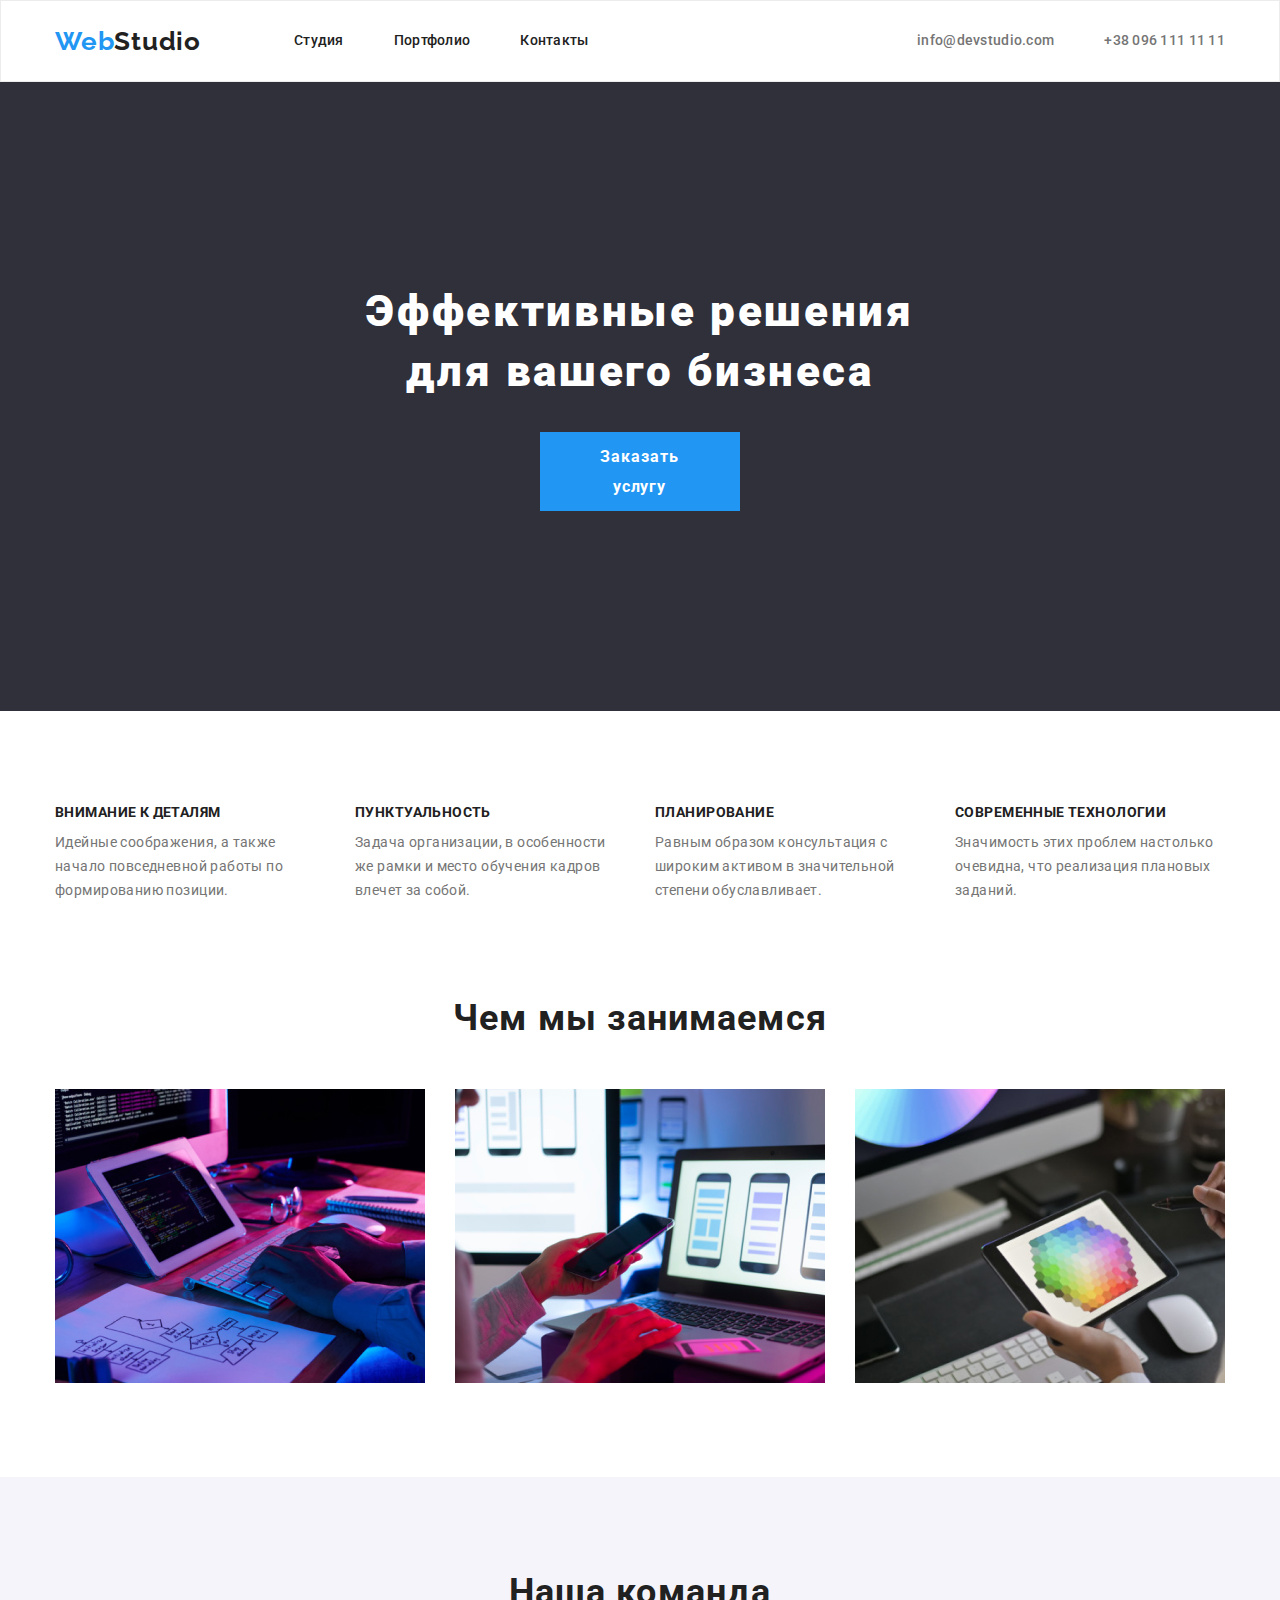
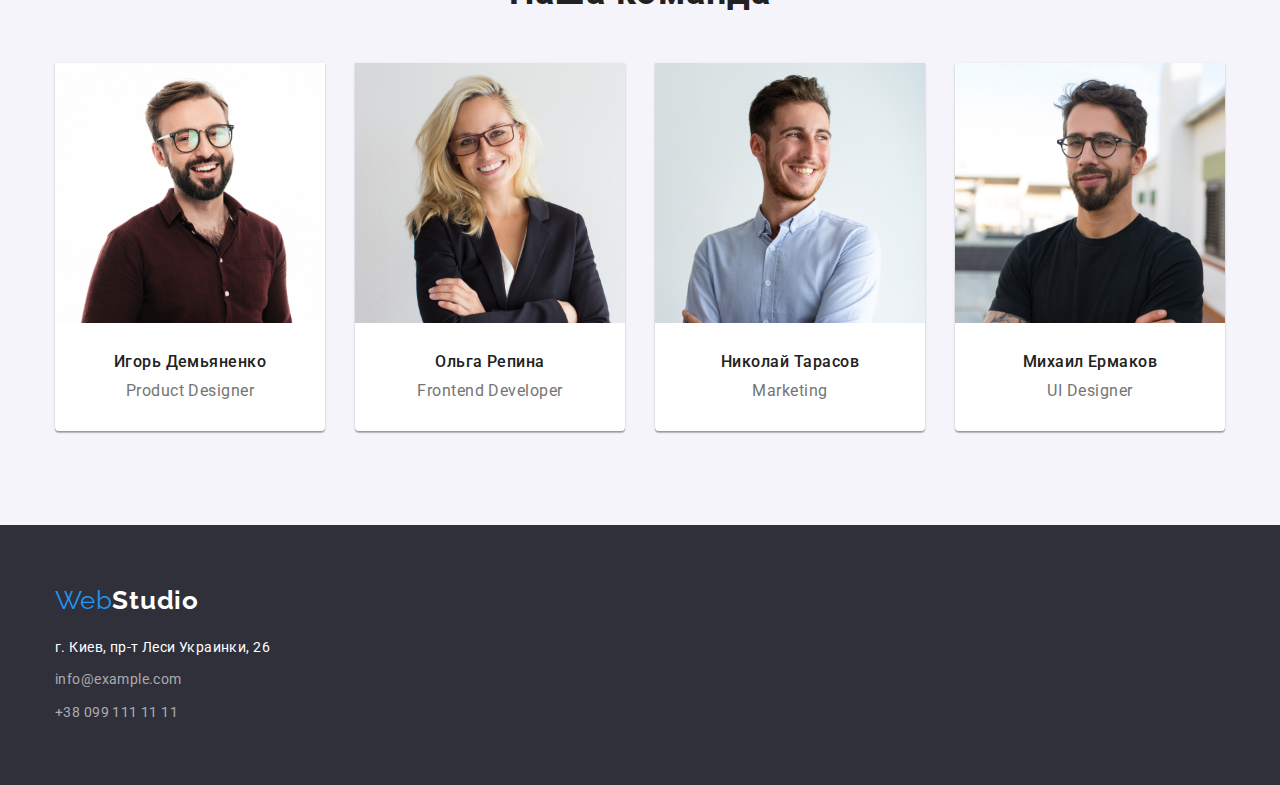
<file: index.html>
<!DOCTYPE html>
<html lang="en">

<head>
    <meta charset="UTF-8">
    <meta http-equiv="X-UA-Compatible" content="IE=edge">
    <meta name="viewport" content="width=device-width, initial-scale=1.0">
    <title>Головна</title>
    <link rel="preconnect" href="https://fonts.googleapis.com">
    <link rel="preconnect" href="https://fonts.gstatic.com" crossorigin>
    <link
        href="https://fonts.googleapis.com/css2?family=Raleway:wght@700&family=Roboto:wght@400;500;700;900&display=swap"
        rel="stylesheet">
    <link rel="stylesheet"
        href="https://cdnjs.cloudflare.com/ajax/libs/modern-normalize/1.1.0/modern-normalize.min.css">
    <link rel="stylesheet" href="./css/styles.css">
</head>

<body>
    <!-- Шапка сайта -->
    <header class="header">
        <div class="container main-nav">
            <nav class="container-nav">
                <a class="header-primary" href="">Web<span class="logo-studio">Studio</span></a>

                <ul class="site-nav list">
                    <li class="item"><a class="link" href="">Студия</a></li>
                    <li class="item"><a class="link" href="./portfolio.html">Портфолио</a>
                    </li>
                    <li class="item"><a class="link" href="">Контакты</a></li>
                </ul>

            </nav>


            <ul class="inner list">
                <li class="item"><a class="header-phone" href="mailto:info@devstudio.com">info@devstudio.com</a></li>
                <li class="item"><a class="header-phone " href="tel:+380961111111">+38 096 111 11 11</a></li>
            </ul>
        </div>
    </header>
    <!-- Контент -->
    <main>
        <!-- Герой -->
        <section class="hero">
            <div class="container">
                <h1 class="hero-title item">Эффективные решения <br />для вашего бизнеса</h1>
                <button class="hero-button" type="button">Заказать услугу</button>
            </div>
        </section>
        <!-- Наши плюсы  -->
        <section class="section">
            <div class="container" >
                <h2 class="hidden"> Наши плюсы </h2>
                <ul class="benefits-item list">
                    <li class="item">
                        <h3 class="benefits-title">Внимание к деталям</h3>
                        <p class="benefits-subtitle">Идейные соображения, а также начало повседневной работы по
                            формированию позиции.</p>
                    </li>
                    <li class="item">
                        <h3 class="benefits-title">Пунктуальность</h3>
                        <p class="benefits-subtitle">Задача организации, в особенности же рамки и место обучения кадров
                            влечет за собой.</p>
                    </li>
                    <li class="item">
                        <h3 class="benefits-title">Планирование</h3>
                        <p class="benefits-subtitle">Равным образом консультация с широким активом в значительной
                            степени обуславливает.</p>
                    </li>
                    <li class="item">
                        <h3 class="benefits-title">Современные технологии</h3>
                        <p class="benefits-subtitle">Значимость этих проблем настолько очевидна, что реализация плановых
                            заданий.</p>
                    </li>
                </ul>
            </div>
        </section>
        <!-- Что мы делаем  -->
        <section class="work section">
            <div class="container">
                <h2 class="title">Чем мы занимаемся</h2>
                <ul class="foto list">
                    <li class="item"><img class="" src="./images/work/text.jpg" alt="печатает текс" width="370" height="294" /></li>
                    <li class="item"><img src="./images/work/phone.jpg" alt="смотрит в телефон" width="370" height="294" /></li>
                    <li class="item"><img src="./images/work/tablet.jpg" alt="смотрит в планшет" width="370" height="294" /></li>
                </ul>
            </div>
        </section>
        <!-- Команда -->
        <section class="team section">
            <div class="container team-container">
                <h2 class="title">Наша команда</h2>
                <ul class="team-list list">
                        <li class="team-item">
                            <img class="team-foto" src="./images/team/igor.jpg" alt="Игорь" width="270" height="260" />
                            <div class="upper">
                            <h3 class="team-hero">Игорь Демьяненко</h3>
                            <p lang="en" class="team-work">Product Designer</p>
                            </div>
                        </li>
                        <li class="team-item">
                            <img class="team-foto" src="./images/team/olga.jpg" alt="Ольга" width="270" height="260" />
                            <div class="upper">
                            <h3 class="team-hero">Ольга Репина</h3>
                            <p lang="en" class="team-work">Frontend Developer</p>
                            </div>
                        </li>
                        <li class="team-item">
                            <img class="team-foto" src="./images/team/nicholas.jpg" alt="Николай" width="270" height="260" />
                            <div class="upper">
                            <h3 class="team-hero">Николай Тарасов</h3>
                            <p lang="en" class="team-work">Marketing</p>
                            </div>
                        </li>
                        <li class="team-item">
                            <img class="team-foto" src="./images/team/mykhailo.jpg" alt="Михаил" width="270" height="260" />
                            <div class="upper">
                            <h3 class="team-hero">Михаил Ермаков</h3>
                            <p lang="en" class="team-work">UI Designer</p>
                            </div>
                        </li>
                    
                </ul>
            </div>
        </section>
    </main>
    <!-- Подвал сайта -->
    <footer class="footer">
        <div class="container">
            <a class="header-secondary list" href="">Web<span class="logo-studio">Studio</span></a>
            <address class="footer-list">
                <ul class="footer-item list">
                    <li class="nav-chek"><a class="footer-map"
                            href="https://www.google.com/maps/place/%D0%B1%D1%83%D0%BB.+%D0%9B%D0%B5%D1%81%D0%B8+%D0%A3%D0%BA%D1%80%D0%B0%D0%B8%D0%BD%D0%BA%D0%B8,+26,+%D0%9A%D0%B8%D0%B5%D0%B2,+02000/@50.4290863,30.5377567,15.5z/data=!4m5!3m4!1s0x40d4cf0e033ecbe9:0x57a4dffefec77da0!8m2!3d50.4265807!4d30.5383858">г.
                            Киев, пр-т Леси Украинки, 26</a>
                    </li>
                    <li class="nav-chek"><a class="footer-mail list" href="mailto:info@example.com">info@example.com</a>
                    </li>
                    <li class="nav-chek"><a class="footer-phone list" href="tel:+380991111111">+38 099 111 11 11</a>
                    </li>
                </ul>
            </address>
        </div>
    </footer>
</body>

</html>
</file>
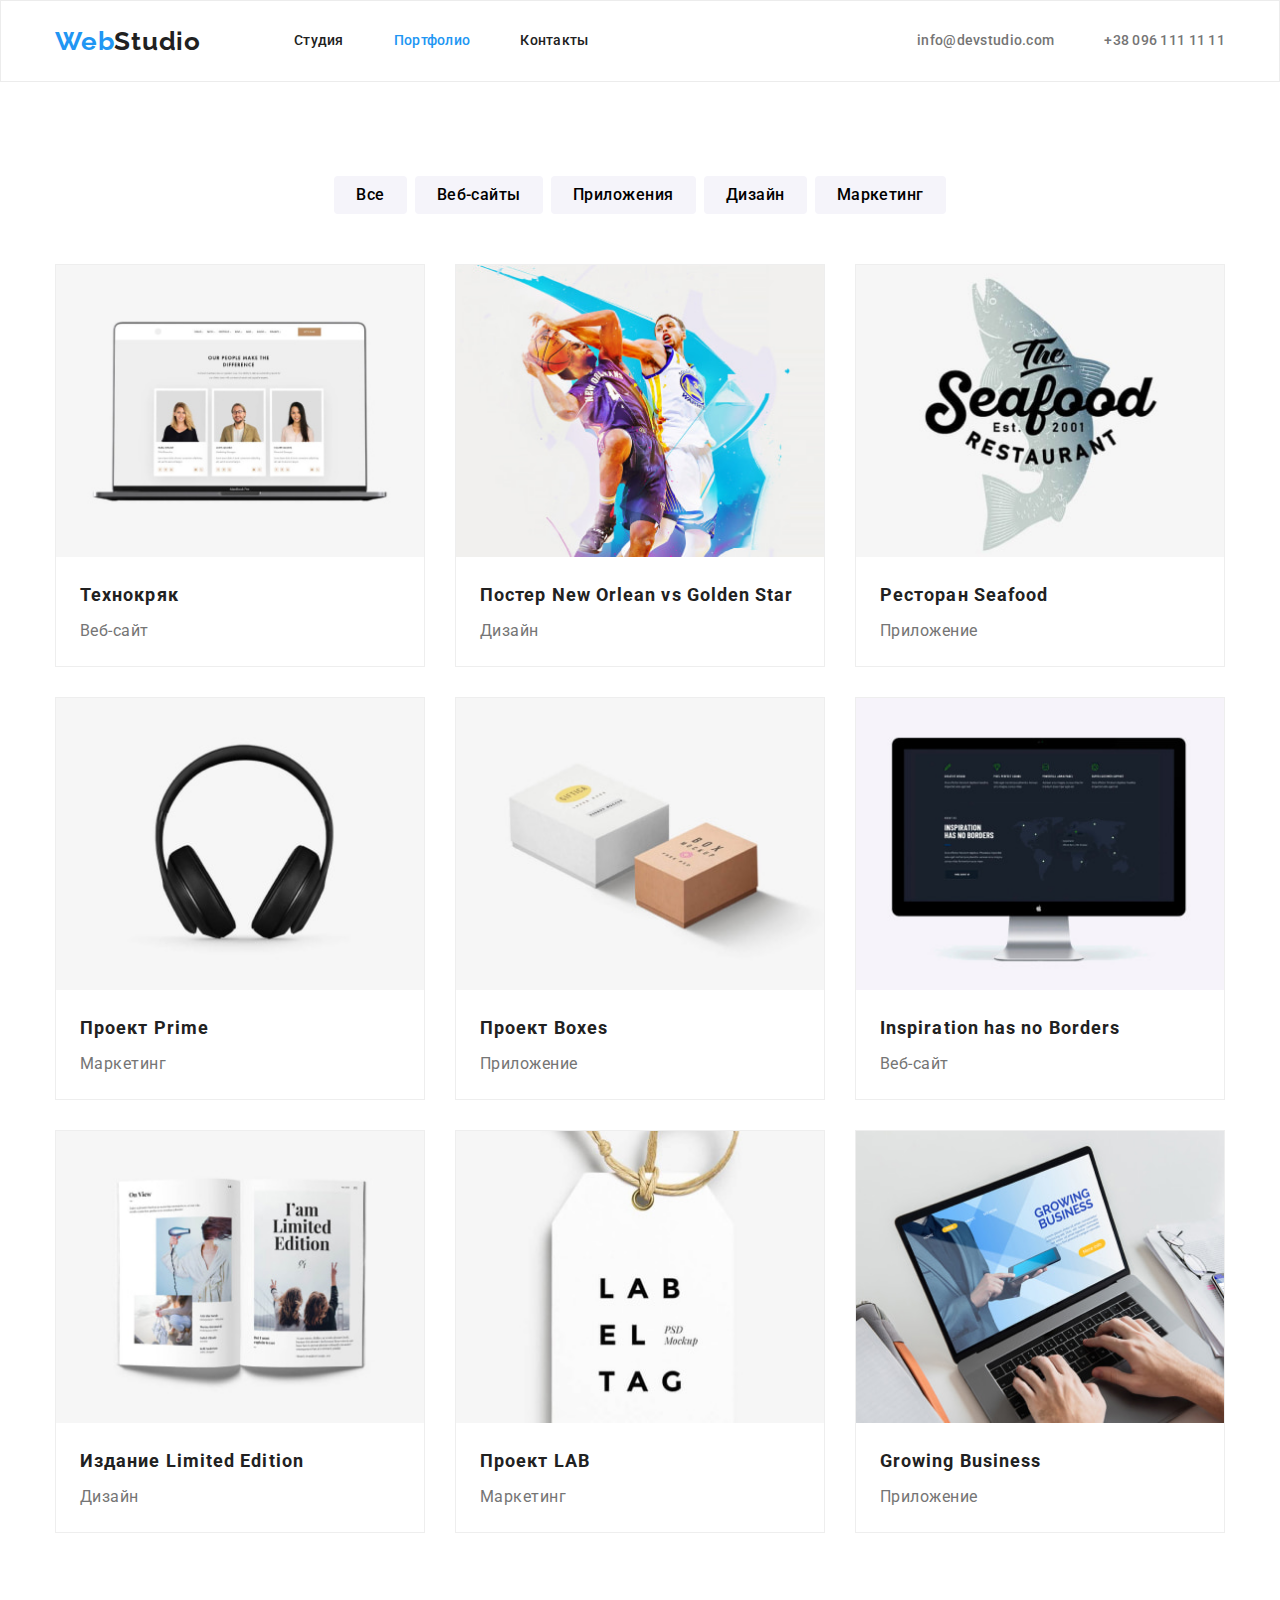
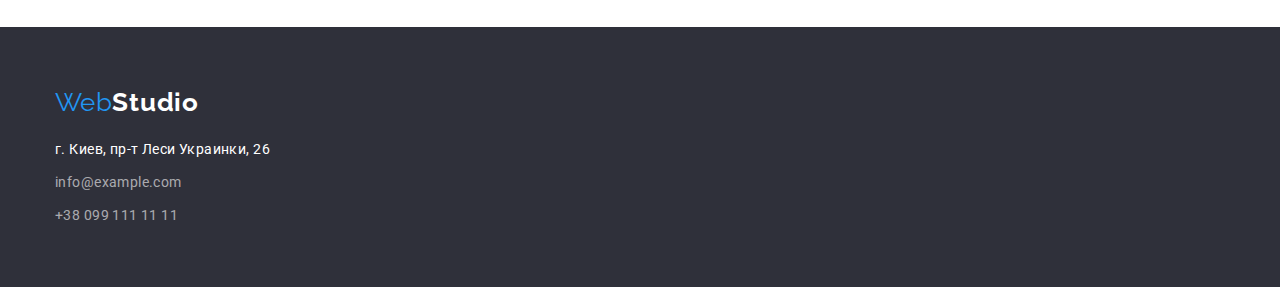
<file: portfolio.html>
<!DOCTYPE html>
<html lang="en">
<head>
    <meta charset="UTF-8">
    <meta http-equiv="X-UA-Compatible" content="IE=edge">
    <meta name="viewport" content="width=device-width, initial-scale=1.0">
    <title>Портфолио</title>
    <link rel="preconnect" href="https://fonts.googleapis.com">
    <link rel="preconnect" href="https://fonts.gstatic.com" crossorigin>
    <link href="https://fonts.googleapis.com/css2?family=Raleway:wght@700&family=Roboto:wght@400;500;700;900&display=swap"
        rel="stylesheet">
    <link rel="stylesheet" href="https://cdnjs.cloudflare.com/ajax/libs/modern-normalize/1.1.0/modern-normalize.min.css">
    <link rel="stylesheet" href="./css/styles.css">
</head>
<body>
<!-- Шапка сайта -->
<header class="header">
    <div class="container main-nav">
        <nav class="container-nav">
            <a class="header-primary" href="">Web<span class="logo-studio">Studio</span></a>
            <ul class="site-nav list">
                <li class="item"><a class="link" href="./index.html">Студия</a></li>
                <li class="item"><a class="link currently" href="./portfolio.html" target="black" rel="noopener">Портфолио</a>
                </li>
                <li class="item"><a class="link" href="">Контакты</a></li>
            </ul>
        </nav>
    <ul class="inner list">
        <li class="item"><a class="header-phone" href="mailto:info@devstudio.com">info@devstudio.com</a></li>
        <li class="item"><a class="header-phone " href="tel:+380961111111">+38 096 111 11 11</a></li>
    </ul>
    </div>
</header>
 
 <!-- Контент -->
<main>
    <!-- Герой -->
    <section class="section">
        <div class="container">
            <h1 class="hidden">Галерея</h1>
            <ul class="button list">
                <li class="button-type"><button type="button" class="button-list">Все</button></li>
                <li class="button-type"><button type="button" class="button-list">Веб-сайты</button></li>
                <li class="button-type"><button type="button" class="button-list">Приложения</button></li>
                <li class="button-type"><button type="button" class="button-list">Дизайн</button></li>
                <li class="button-type"><button type="button" class="button-list">Маркетинг</button></li>
            </ul>
            <ul class="gallery list">
                <li class="item">
                    <img class="gallery-foto" src="./images/labor/sq1.jpg" alt="Ноутбук" width="370" height="294" />
                    <div class="upper-item">
                        <h2 class="gallery-title">Технокряк</h2>
                        <p class="gallery-name">Веб-сайт</p>
                    </div>
                </li>
                <li class="item">
                    <img class="gallery-foto" src="./images/labor/sq2.jpg" alt="Баскетбол" width="370" height="294" />
                    <div class="upper-item">
                        <h2 class="gallery-title">Постер New Orlean vs Golden Star</h2>
                        <p class="gallery-name">Дизайн</p>
                    </div>
                </li>
                <li class="item">
                    <img class="gallery-foto" src="./images/labor/sq3.jpg" alt="Рыба" width="370" height="294" />
                    <div class="upper-item">
                        <h2 class="gallery-title">Ресторан Seafood</h2>
                        <p class="gallery-name">Приложение</p>
                    </div>
                </li>
                <li class="item">
                    <img class="gallery-foto" src="./images/labor/sq4.jpg" alt="Наушники" width="370" height="294" />
                    <div class="upper-item">
                        <h2 class="gallery-title">Проект Prime</h2>
                        <p class="gallery-name">Маркетинг</p>
                    </div>
                </li>
                <li class="item">
                     <img class="gallery-foto" src="./images/labor/sq5.jpg" alt="Бокс" width="370" height="294" />
                     <div class="upper-item">
                        <h2 class="gallery-title">Проект Boxes</h2>
                        <p class="gallery-name">Приложение</p>
                    </div>
                </li>
                <li class="item">
                    <img class="gallery-foto" src="./images/labor/sq6.jpg" alt="Экран" width="370" height="294" />
                    <div class="upper-item">
                        <h2 class="gallery-title">Inspiration has no Borders</h2>
                        <p class="gallery-name">Веб-сайт</p>
                    </div>
                </li>
                <li class="item">
                    <img class="gallery-foto" src="./images/labor/sq7.jpg" alt="Книга" width="370" height="294" />
                    <div class="upper-item">
                        <h2 class="gallery-title">Издание Limited Edition</h2>
                        <p class="gallery-name">Дизайн</p>
                    </div>
                </li>
                <li class="item">
                    <img class="gallery-foto" src="./images/labor/sq8.jpg" alt="Визитка" width="370" height="294" />
                    <div class="upper-item">
                        <h2 class="gallery-title">Проект LAB</h2>
                        <p class="gallery-name">Маркетинг</p>
                    </div>
                </li>
                <li class="item">
                    <img class="gallery-foto" src="./images/labor/sq9.jpg" alt="Ноутбук.02" width="370" height="294" />
                        <div class="upper-item">
                        <h2 class="gallery-title">Growing Business</h2>
                    <p class="gallery-name">Приложение</p>
                    </div>
                </li>
            </ul>
        </div>
    </section>
</main>

<!-- Подвал сайта -->
    <footer class="footer">
        <div class="container">
            <a class="header-secondary list" href="">Web<span class="logo-studio">Studio</span></a>
            <address class="footer-list">
                <ul class="footer-item list">
                        <li class="nav-chek"><a class="footer-map"
                                href="https://www.google.com/maps/place/%D0%B1%D1%83%D0%BB.+%D0%9B%D0%B5%D1%81%D0%B8+%D0%A3%D0%BA%D1%80%D0%B0%D0%B8%D0%BD%D0%BA%D0%B8,+26,+%D0%9A%D0%B8%D0%B5%D0%B2,+02000/@50.4290863,30.5377567,15.5z/data=!4m5!3m4!1s0x40d4cf0e033ecbe9:0x57a4dffefec77da0!8m2!3d50.4265807!4d30.5383858">г.
                                Киев, пр-т Леси Украинки, 26</a>
                        </li>
                        <li class="nav-chek"><a class="footer-mail list" href="mailto:info@example.com">info@example.com</a></li>
                    <li class="nav-chek"><a class="footer-phone list" href="tel:+380991111111">+38 099 111 11 11</a>
                    </li>
                </ul>
            </address>
        </div>
    </footer>
</body>
</html>
</file>
<file: css/styles.css>
:root {
  /* Шрифт */
  --main-font: 'Roboto', sans-serif;
  --secondary-font: 'Raleway', sans-serif;
  /* Цвет текста  */
  --primary-text-color: #212121;
  --secondary-text-color: #757575;
  --accent-color: #2196f3;
  --title-text-color: #ffffff;
  /* Цвет фона */
  --primary-header-color: #ffffff;
  --primaty-bc-color: #2f303a;
  --title-bc-color: #f5f4fa;
}

body {
  font-family: var(--main-font);
  font-size: 14px;
  line-height: 1.14;
  letter-spacing: 0.03em;
  color: var(--primary-text-color);
}

.title {
  font-family: var(--main-font);
  font-size: 36px;
  line-height: 1.17;
  letter-spacing: 0.03em;
  color: var(--primary-text-color);
  margin-bottom: 50;
  text-align: center;
  margin-bottom: 50px;
}

h1,
h2,
h3,
p {
  margin: 0;
}
.list {
  list-style: none;
  padding: 0;
  margin: 0;
}

.container {
  width: 1200px;
  padding-left: 15px;
  padding-right: 15px;
  margin-left: auto;
  margin-right: auto;
}

/* Шапка Сайта  */
.header {
  background-color: var(--primary-header-color);
  color: var(--primary-text-color);
  border: 1px solid #ececec;
}
/* Log */
.header-primary {
  font-family: var(--secondary-font);
  font-weight: 700;
  font-size: 26px;
  line-height: 1.19;
  letter-spacing: 0.03em;
  color: var(--accent-color);
  text-decoration: none;
}
.header-primary .logo-studio {
  font-family: var(--secondary-font);
  font-weight: 700;
  font-size: 26px;
  line-height: 1.19;
  letter-spacing: 0.03em;
  color: var(--primary-text-color);
}
.container .container-nav {
  display: flex;
  align-items: center;
}
/* link */
.site-nav {
  display: flex;
  font-weight: 500;
  letter-spacing: 0.02em;
  margin-left: 93px;
  font-style: 400;
}
.site-nav .item {
  margin-right: 50px;
}
.site-nav .item:last-child {
  margin-right: 0;
}
.site-nav .link {
  display: block;
  padding-top: 32px;
  padding-bottom: 32px;
  color: var(--primary-text-color);
  text-decoration: none;
}
.link:hover,
.link:focus {
  color: var(--accent-color);
}
.inner {
  letter-spacing: 0.02em;
  font-weight: 500;
  display: flex;
  margin-left: auto;
}

.inner .item + .item {
  margin-left: 50px;
}
.header-phone {
  color: var(--secondary-text-color);
  text-decoration: none;
}
.header-phone:hover,
.header-phone:focus {
  color: var(--accent-color);
}
.main-nav {
  display: flex;
  align-items: center;
}

/* Hero */
.hero {
  text-align: center;
  background-color: var(--primaty-bc-color);
  padding-top: 200px;
  padding-bottom: 200px;
}
.hero .item {
}
.hero-title {
  margin-bottom: 30px;
  color: var(--title-text-color);
  font-weight: 900;
  font-size: 44px;
  line-height: 1.36;
  letter-spacing: 0.06em;
  margin-right: 0;
  align-items: center;
}
.hero-button {
  width: 200px;
  padding: 10px 32px 10px 31px;
  border: transparent;
  background-color: var(--accent-color);
  color: var(--title-text-color);
  font-weight: 700;
  font-size: 16px;
  line-height: 1.87;
  letter-spacing: 0.06em;
}

/* Контент */
.section {
  padding: 94px 0;
}

.benefits-item {
  display: flex;
  justify-content: space-between;
}
.benefits-item .item {
  width: 270px;
}

.section .benefits-title {
  font-weight: 700;
  font-size: 14px;
  line-height: 1.14;
  letter-spacing: 0.03em;
  text-transform: uppercase;
}
.benefits-title {
  margin-bottom: 10px;
}
.section .benefits-subtitle {
  color: var(--secondary-text-color);
  font-weight: 400;
  font-size: 14px;
  line-height: 1.7;
  letter-spacing: 0.03em;
}
/* Что мы делаем */
.work.section {
  padding-top: 0;
  background-color: var(--title-header-color);
}
img {
  display: block;
  max-width: 100%;
  height: auto;
}
.team-card {
  margin-bottom: 30px;
}
.foto {
  display: flex;
}
.foto .item {
  width: 370px;
  margin-right: 30px;
}
.foto .item:last-child {
  margin-right: 0;
}
/* Команда */
.team {
  background-color: var(--title-bc-color);
}
.team-hero {
  margin-bottom: 10px;
}
.team-list {
  display: flex;
  flex-wrap: wrap;
  text-align: center;
}
.team-item .upper {
  margin: 30px;
}

.team-item {
  background-color: var(--primary-header-color);
  border-radius: 0px 0px 4px 4px;
  box-shadow: 0px 1px 3px rgba(0, 0, 0, 0.12), 0px 1px 1px rgba(0, 0, 0, 0.14),
    0px 2px 1px rgba(0, 0, 0, 0.2);
}
.team-list .team-item {
  margin-right: 30px;
}
.team-list .team-item:last-child {
  margin-right: 0;
}

.team-list .team-hero {
  color: var(--primary-text-color);
  font-weight: 500;
  font-size: 16px;
  line-height: 1.18;
  letter-spacing: 0.03em;
}
.team-work {
  color: var(--secondary-text-color);
  font-weight: 400;
  font-size: 16px;
  line-height: 1.18;
  letter-spacing: 0.03em;
}
/* Footer */

.footer {
  background-color: var(--primaty-bc-color);
  padding: 60px 0;
}

.header-secondary {
  display: inline-block;
  font-family: var(--secondary-font);
  font-size: 26px;
  line-height: 1.19;
  color: var(--accent-color);
  text-decoration: none;
  margin-bottom: 20px;
}

.logo-studio {
  color: var(--title-text-color);
  font-weight: 700;
  font-size: 26px;
  line-height: 1.19px;
  letter-spacing: 0.03em;
}
.nav-chek {
  margin-bottom: 9px;
}
.nav-chek:last-child {
  margin-bottom: 0;
}
.footer-map {
  display: inline-block;
  font-family: var(--main-font);
  color: var(--title-text-color);
  font-style: normal;
  font-size: 14px;
  line-height: 1.7;
  letter-spacing: 0.03em;
  text-decoration: none;
}
.footer-mail {
  display: inline-block;
}
.footer-phone {
  display: inline-block;
}
.footer-mail,
.footer-phone {
  font-style: normal;
  font-family: var(--main-font);
  font-size: 14px;
  line-height: 1.7;
  letter-spacing: 0.03em;
  color: rgba(255, 255, 255, 0.6);
  text-decoration: none;
}

/* ПОРТФОЛИО */
.site-nav .currently {
  color: var(--accent-color);
}
.hidden {
  display: none;
}
/* Кнопки */
.button {
  margin-bottom: 50px;
  display: flex;
  justify-content: center;
}
.button .button-type {
  margin-right: 8px;
}
.button .button-type:last-child {
  margin-right: 0;
}
.button-list {
  border: transparent;
  border-radius: 4px;
}
.button-type .button-list {
  padding: 6px 22px 6px 22px;
  background-color: var(--title-bc-color);
  font-weight: 500;
  font-size: 16px;
  line-height: 1.6;
  letter-spacing: 0.03em;
}
.button-list:hover,
.button-list:focus {
  background-color: var(--accent-color);
  color: var(--title-text-color);
  font-weight: 500;
  font-size: 16px;
  line-height: 1.6;
  letter-spacing: 0.03em;
}

.gallery {
  display: flex;
  flex-wrap: wrap;
}
.item .upper-item {
  margin: 20px 24px;
}
.gallery .item {
  width: 370px;
  margin-right: 30px;
  margin-bottom: 30px;
  background: #ffffff;
  border: 1px solid #eeeeee;
}

.gallery .item:nth-last-child(-n + 3) {
  margin-bottom: 0;
}

.gallery .item:nth-child(3n + 3) {
  margin-right: 0;
}
.item .upper-item {
  margin-top: 20px;
  margin-bottom: 20px;
}
.gallery-title {
  color: var(--primary-text-color);
  font-weight: 700;
  font-size: 18px;
  line-height: 2;
  letter-spacing: 0.06em;
  margin-bottom: 4px;
}
.gallery-name {
  color: var(--secondary-text-color);
  font-weight: 400;
  font-size: 16px;
  line-height: 1.8;
  letter-spacing: 0.03em;
}
</file>
